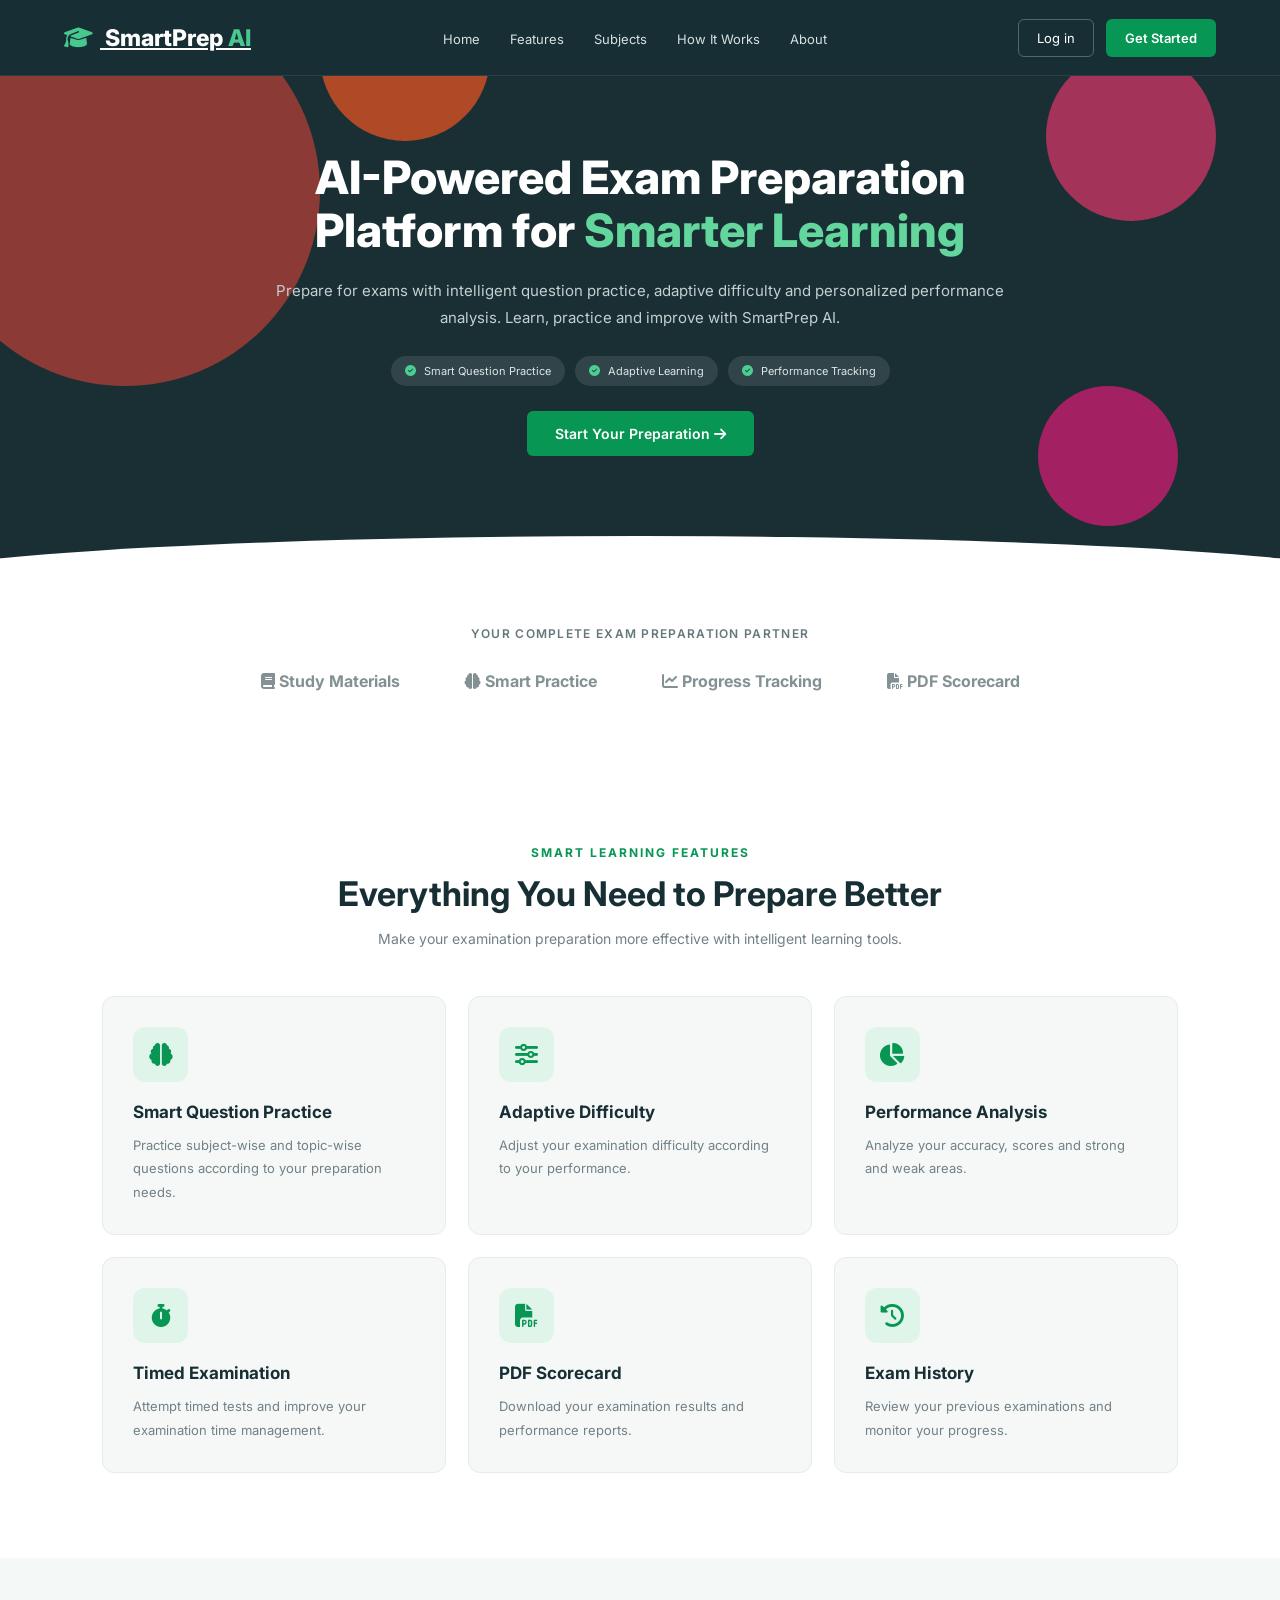
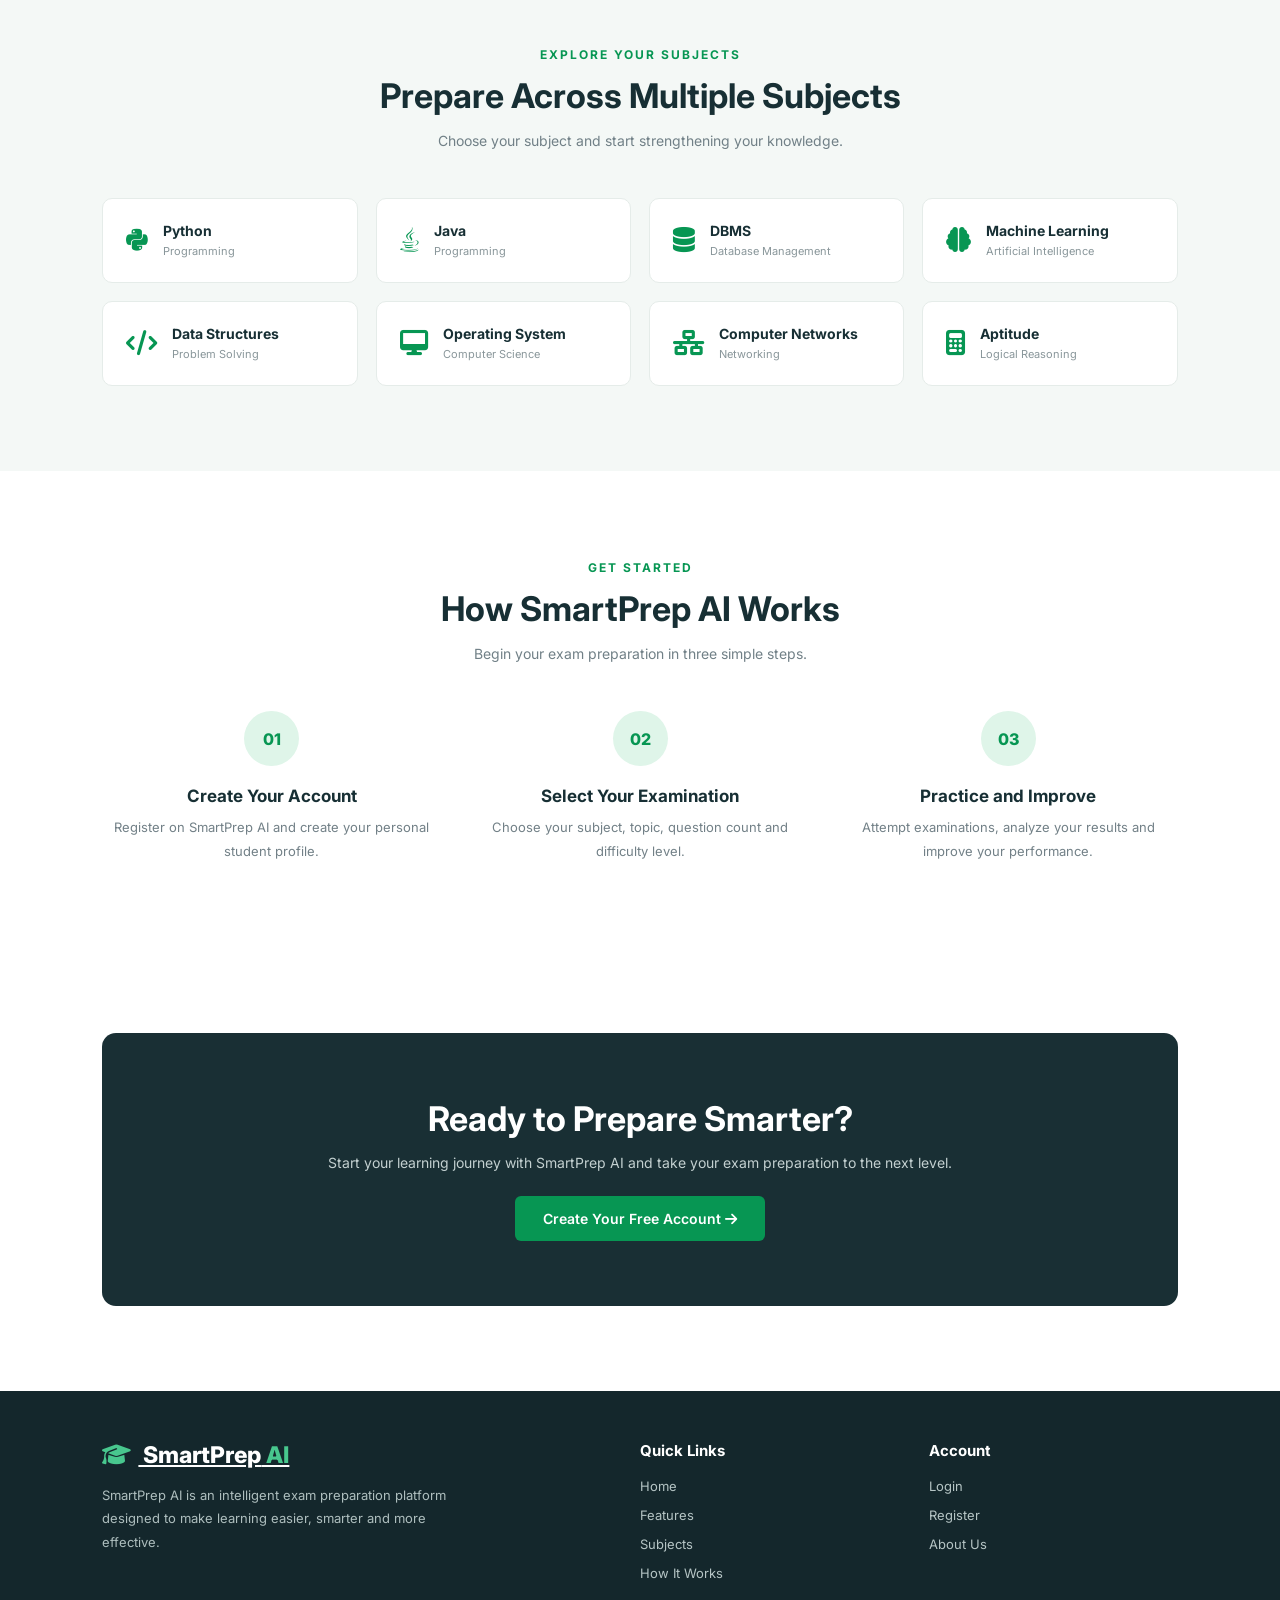
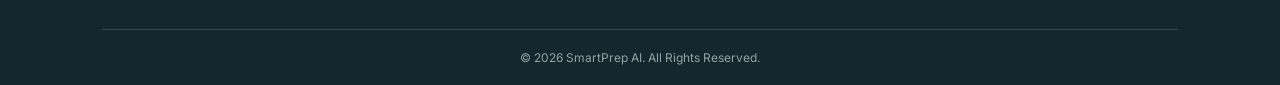
<file: index.html>
<!DOCTYPE html>
<html lang="en">
<head>
<meta charset="UTF-8">
<meta name="viewport" content="width=device-width, initial-scale=1.0">

<title>SmartPrep AI | AI-Based Exam Preparation</title>

<link href="https://fonts.googleapis.com/css2?family=Inter:wght@400;500;600;700;800&display=swap" rel="stylesheet">

<link rel="stylesheet" href="https://cdnjs.cloudflare.com/ajax/libs/font-awesome/6.5.0/css/all.min.css">

<style>

*{
    margin:0;
    padding:0;
    box-sizing:border-box;
    font-family:'Inter',sans-serif;
}

html{
    scroll-behavior:smooth;
}

body{
    background:#ffffff;
    color:#172b35;
}

/* NAVBAR */

header{
    background:#172f34;
    border-bottom:1px solid rgba(255,255,255,.08);
    position:relative;
    z-index:10;
}

.navbar{
    width:90%;
    max-width:1250px;
    height:75px;
    margin:auto;
    display:flex;
    justify-content:space-between;
    align-items:center;
}

.logo{
    font-size:23px;
    font-weight:800;
    color:white;
}

.logo i{
    color:#48c78e;
    margin-right:7px;
}

.logo span{
    color:#48c78e;
}

.nav-links{
    display:flex;
    list-style:none;
    gap:30px;
}

.nav-links a{
    text-decoration:none;
    color:#d6e1e1;
    font-size:13px;
    transition:.3s;
}

.nav-links a:hover{
    color:#48c78e;
}

.nav-buttons{
    display:flex;
    align-items:center;
    gap:12px;
}

.login-btn{
    text-decoration:none;
    color:white;
    border:1px solid #50686b;
    padding:10px 18px;
    border-radius:6px;
    font-size:13px;
}

.start-btn{
    background:#079653;
    color:white;
    text-decoration:none;
    padding:11px 19px;
    border-radius:6px;
    font-size:13px;
    font-weight:600;
    transition:.3s;
}

.start-btn:hover{
    background:#087d48;
}

.menu-btn{
    display:none;
    color:white;
    font-size:23px;
    cursor:pointer;
}

/* HERO */

.hero{
    min-height:490px;
    position:relative;
    background:#192f34;
    overflow:hidden;
    display:flex;
    align-items:center;
    justify-content:center;
    text-align:center;
    padding:75px 20px 115px;
    isolation:isolate;
}

.hero-content{
    max-width:750px;
    position:relative;
    z-index:2;
}

.hero h1{
    font-size:46px;
    line-height:1.15;
    color:white;
    font-weight:800;
    margin-bottom:20px;
}

.hero h1 span{
    color:#62d69d;
}

.hero p{
    color:#c3d0d0;
    font-size:15px;
    line-height:1.8;
    margin-bottom:25px;
}

.badges{
    display:flex;
    justify-content:center;
    flex-wrap:wrap;
    gap:10px;
    margin-bottom:25px;
}

.badge{
    background:rgba(255,255,255,.10);
    color:#dce7e7;
    border-radius:25px;
    padding:8px 14px;
    font-size:11px;
}

.badge i{
    color:#49cf91;
    margin-right:5px;
}

.hero-button{
    display:inline-block;
    background:#079653;
    color:white;
    padding:14px 28px;
    text-decoration:none;
    font-size:14px;
    font-weight:600;
    border-radius:6px;
    transition:.3s;
}

.hero-button:hover{
    background:#087d48;
    transform:translateY(-3px);
}

/* ABSTRACT CIRCLES */

.shape{
    position:absolute;
    z-index:1;
    pointer-events:none;
}

.shape-one{
    width:390px;
    height:390px;
    background:#923c36;
    border-radius:50%;
    left:-70px;
    top:-80px;
    opacity:.95;
}

.shape-two{
    width:170px;
    height:170px;
    background:#a33358;
    border-radius:50%;
    right:5%;
    top:-25px;
}

.shape-three{
    width:140px;
    height:140px;
    background:#a32163;
    border-radius:50%;
    right:8%;
    bottom:45px;
}

.shape-four{
    width:170px;
    height:170px;
    background:#c04c25;
    border-radius:50%;
    left:25%;
    top:-105px;
    opacity:.9;
}

/* CURVED BOTTOM */

.hero::after{
    content:"";
    position:absolute;
    width:120%;
    height:100px;
    bottom:-65px;
    left:-10%;
    background:white;
    border-radius:50% 50% 0 0;
    z-index:3;
}

/* TRUSTED SECTION */

.trusted{
    padding:55px 20px 65px;
    text-align:center;
    background:white;
}

.trusted h4{
    font-size:12px;
    color:#66777b;
    font-weight:600;
    letter-spacing:1.3px;
    margin-bottom:30px;
}

.trust-items{
    display:flex;
    justify-content:center;
    align-items:center;
    gap:65px;
    flex-wrap:wrap;
}

.trust-items div{
    color:#839194;
    font-size:16px;
    font-weight:700;
}

/* FEATURES */

.section{
    padding:85px 8%;
}

.section-heading{
    text-align:center;
    margin-bottom:45px;
}

.section-heading small{
    color:#079653;
    font-size:12px;
    font-weight:700;
    letter-spacing:2px;
}

.section-heading h2{
    font-size:34px;
    color:#172f34;
    margin:12px 0;
}

.section-heading p{
    font-size:14px;
    color:#718087;
    line-height:1.8;
}

.feature-grid{
    display:grid;
    grid-template-columns:repeat(3,1fr);
    gap:22px;
}

.feature-card{
    padding:30px;
    background:#f5f8f7;
    border:1px solid #e5ece9;
    border-radius:12px;
    transition:.3s;
}

.feature-card:hover{
    transform:translateY(-7px);
    box-shadow:0 12px 30px rgba(0,0,0,.07);
}

.feature-icon{
    width:55px;
    height:55px;
    background:#dff5e9;
    color:#079653;
    border-radius:12px;
    display:flex;
    align-items:center;
    justify-content:center;
    font-size:23px;
    margin-bottom:20px;
}

.feature-card h3{
    font-size:17px;
    color:#172f34;
    margin-bottom:12px;
}

.feature-card p{
    color:#728087;
    font-size:13px;
    line-height:1.8;
}

/* SUBJECTS */

.subjects{
    background:#f4f8f6;
}

.subject-grid{
    display:grid;
    grid-template-columns:repeat(4,1fr);
    gap:18px;
}

.subject-card{
    background:white;
    padding:23px;
    border:1px solid #e5ece9;
    border-radius:10px;
    display:flex;
    align-items:center;
    gap:15px;
    transition:.3s;
}

.subject-card:hover{
    border-color:#079653;
    transform:translateY(-4px);
}

.subject-card i{
    color:#079653;
    font-size:25px;
}

.subject-card h3{
    font-size:14px;
    color:#172f34;
}

.subject-card span{
    color:#89969a;
    font-size:11px;
}

/* HOW IT WORKS */

.steps{
    display:grid;
    grid-template-columns:repeat(3,1fr);
    gap:30px;
    text-align:center;
}

.step-number{
    width:55px;
    height:55px;
    background:#dff5e9;
    color:#079653;
    border-radius:50%;
    display:flex;
    align-items:center;
    justify-content:center;
    font-weight:800;
    margin:0 auto 20px;
}

.step h3{
    color:#172f34;
    font-size:17px;
    margin-bottom:10px;
}

.step p{
    color:#728087;
    font-size:13px;
    line-height:1.8;
}

/* CTA */

.cta{
    background:#192f34;
    padding:65px 25px;
    text-align:center;
    border-radius:14px;
}

.cta h2{
    color:white;
    font-size:34px;
    margin-bottom:15px;
}

.cta p{
    color:#c3d0d0;
    font-size:14px;
    margin-bottom:25px;
}

/* FOOTER */

footer{
    background:#14272c;
    padding:50px 8% 20px;
    color:white;
}

.footer-content{
    display:grid;
    grid-template-columns:2fr 1fr 1fr;
    gap:40px;
    padding-bottom:35px;
}

.footer-content p{
    color:#aebebe;
    font-size:13px;
    line-height:1.8;
    margin-top:15px;
    max-width:350px;
}

.footer-links h3{
    font-size:15px;
    margin-bottom:18px;
}

.footer-links a{
    display:block;
    color:#b6c5c5;
    font-size:13px;
    margin-bottom:13px;
    text-decoration:none;
}

.footer-links a:hover{
    color:#48c78e;
}

.footer-bottom{
    border-top:1px solid #34494c;
    padding-top:20px;
    text-align:center;
    color:#91a3a4;
    font-size:12px;
}

/* RESPONSIVE */

@media(max-width:900px){

    .hero h1{
        font-size:38px;
    }

    .subject-grid{
        grid-template-columns:repeat(2,1fr);
    }

    .feature-grid{
        grid-template-columns:repeat(2,1fr);
    }

}

@media(max-width:700px){

    .navbar{
        height:70px;
    }

    .menu-btn{
        display:block;
    }

    .nav-links{
        display:none;
        position:absolute;
        top:70px;
        left:0;
        width:100%;
        padding:25px;
        background:#172f34;
        flex-direction:column;
        gap:22px;
    }

    .nav-links.active{
        display:flex;
    }

    .nav-buttons{
        display:none;
    }

    .hero{
        padding:75px 20px 120px;
    }

    .hero h1{
        font-size:34px;
    }

    .hero p{
        font-size:13px;
    }

    .shape-one{
        width:230px;
        height:230px;
        left:-120px;
    }

    .shape-two{
        width:100px;
        height:100px;
        right:-30px;
    }

    .shape-three{
        width:90px;
        height:90px;
        right:-15px;
    }

    .shape-four{
        display:none;
    }

    .feature-grid,
    .steps,
    .footer-content{
        grid-template-columns:1fr;
    }

    .section{
        padding:65px 6%;
    }

    .section-heading h2{
        font-size:27px;
    }

    .cta h2{
        font-size:27px;
    }

}

@media(max-width:450px){

    .subject-grid{
        grid-template-columns:1fr;
    }

    .trust-items{
        gap:25px;
    }

    .hero h1{
        font-size:29px;
    }

}

</style>
</head>

<body>

<!-- NAVBAR -->

<header>

<div class="navbar">

    <a href="index.html" class="logo">
        <i class="fas fa-graduation-cap"></i>
        SmartPrep<span> AI</span>
    </a>

    <ul class="nav-links" id="navLinks">
        <li><a href="#home">Home</a></li>
        <li><a href="#features">Features</a></li>
        <li><a href="#subjects">Subjects</a></li>
        <li><a href="#how">How It Works</a></li>
        <li><a href="#about">About</a></li>
    </ul>

    <div class="nav-buttons">
        <a href="login.html" class="login-btn">Log in</a>
        <a href="register.html" class="start-btn">Get Started</a>
    </div>

    <i class="fas fa-bars menu-btn" onclick="toggleMenu()"></i>

</div>

</header>


<!-- HERO SECTION -->

<section class="hero" id="home">

    <div class="shape shape-one"></div>
    <div class="shape shape-two"></div>
    <div class="shape shape-three"></div>
    <div class="shape shape-four"></div>

    <div class="hero-content">

        <h1>
            AI-Powered Exam Preparation<br>
            Platform for <span>Smarter Learning</span>
        </h1>

        <p>
            Prepare for exams with intelligent question practice,
            adaptive difficulty and personalized performance analysis.
            Learn, practice and improve with SmartPrep AI.
        </p>

        <div class="badges">

            <div class="badge">
                <i class="fas fa-check-circle"></i>
                Smart Question Practice
            </div>

            <div class="badge">
                <i class="fas fa-check-circle"></i>
                Adaptive Learning
            </div>

            <div class="badge">
                <i class="fas fa-check-circle"></i>
                Performance Tracking
            </div>

        </div>

        <a href="register.html" class="hero-button">
            Start Your Preparation
            <i class="fas fa-arrow-right"></i>
        </a>

    </div>

</section>


<!-- TRUSTED / HIGHLIGHTS -->

<section class="trusted">

    <h4>YOUR COMPLETE EXAM PREPARATION PARTNER</h4>

    <div class="trust-items">

        <div><i class="fas fa-book"></i> Study Materials</div>

        <div><i class="fas fa-brain"></i> Smart Practice</div>

        <div><i class="fas fa-chart-line"></i> Progress Tracking</div>

        <div><i class="fas fa-file-pdf"></i> PDF Scorecard</div>

    </div>

</section>


<!-- FEATURES -->

<section class="section" id="features">

    <div class="section-heading">

        <small>SMART LEARNING FEATURES</small>

        <h2>Everything You Need to Prepare Better</h2>

        <p>
            Make your examination preparation more effective
            with intelligent learning tools.
        </p>

    </div>

    <div class="feature-grid">

        <div class="feature-card">

            <div class="feature-icon">
                <i class="fas fa-brain"></i>
            </div>

            <h3>Smart Question Practice</h3>

            <p>
                Practice subject-wise and topic-wise questions
                according to your preparation needs.
            </p>

        </div>

        <div class="feature-card">

            <div class="feature-icon">
                <i class="fas fa-sliders"></i>
            </div>

            <h3>Adaptive Difficulty</h3>

            <p>
                Adjust your examination difficulty according
                to your performance.
            </p>

        </div>

        <div class="feature-card">

            <div class="feature-icon">
                <i class="fas fa-chart-pie"></i>
            </div>

            <h3>Performance Analysis</h3>

            <p>
                Analyze your accuracy, scores and
                strong and weak areas.
            </p>

        </div>

        <div class="feature-card">

            <div class="feature-icon">
                <i class="fas fa-stopwatch"></i>
            </div>

            <h3>Timed Examination</h3>

            <p>
                Attempt timed tests and improve your
                examination time management.
            </p>

        </div>

        <div class="feature-card">

            <div class="feature-icon">
                <i class="fas fa-file-pdf"></i>
            </div>

            <h3>PDF Scorecard</h3>

            <p>
                Download your examination results
                and performance reports.
            </p>

        </div>

        <div class="feature-card">

            <div class="feature-icon">
                <i class="fas fa-history"></i>
            </div>

            <h3>Exam History</h3>

            <p>
                Review your previous examinations
                and monitor your progress.
            </p>

        </div>

    </div>

</section>


<!-- SUBJECTS -->

<section class="section subjects" id="subjects">

    <div class="section-heading">

        <small>EXPLORE YOUR SUBJECTS</small>

        <h2>Prepare Across Multiple Subjects</h2>

        <p>
            Choose your subject and start strengthening
            your knowledge.
        </p>

    </div>

    <div class="subject-grid">

        <div class="subject-card">
            <i class="fab fa-python"></i>
            <div>
                <h3>Python</h3>
                <span>Programming</span>
            </div>
        </div>

        <div class="subject-card">
            <i class="fab fa-java"></i>
            <div>
                <h3>Java</h3>
                <span>Programming</span>
            </div>
        </div>

        <div class="subject-card">
            <i class="fas fa-database"></i>
            <div>
                <h3>DBMS</h3>
                <span>Database Management</span>
            </div>
        </div>

        <div class="subject-card">
            <i class="fas fa-brain"></i>
            <div>
                <h3>Machine Learning</h3>
                <span>Artificial Intelligence</span>
            </div>
        </div>

        <div class="subject-card">
            <i class="fas fa-code"></i>
            <div>
                <h3>Data Structures</h3>
                <span>Problem Solving</span>
            </div>
        </div>

        <div class="subject-card">
            <i class="fas fa-desktop"></i>
            <div>
                <h3>Operating System</h3>
                <span>Computer Science</span>
            </div>
        </div>

        <div class="subject-card">
            <i class="fas fa-network-wired"></i>
            <div>
                <h3>Computer Networks</h3>
                <span>Networking</span>
            </div>
        </div>

        <div class="subject-card">
            <i class="fas fa-calculator"></i>
            <div>
                <h3>Aptitude</h3>
                <span>Logical Reasoning</span>
            </div>
        </div>

    </div>

</section>


<!-- HOW IT WORKS -->

<section class="section" id="how">

    <div class="section-heading">

        <small>GET STARTED</small>

        <h2>How SmartPrep AI Works</h2>

        <p>
            Begin your exam preparation in three simple steps.
        </p>

    </div>

    <div class="steps">

        <div class="step">

            <div class="step-number">01</div>

            <h3>Create Your Account</h3>

            <p>
                Register on SmartPrep AI and create your
                personal student profile.
            </p>

        </div>

        <div class="step">

            <div class="step-number">02</div>

            <h3>Select Your Examination</h3>

            <p>
                Choose your subject, topic, question count
                and difficulty level.
            </p>

        </div>

        <div class="step">

            <div class="step-number">03</div>

            <h3>Practice and Improve</h3>

            <p>
                Attempt examinations, analyze your results
                and improve your performance.
            </p>

        </div>

    </div>

</section>


<!-- CTA -->

<section class="section" id="about">

    <div class="cta">

        <h2>Ready to Prepare Smarter?</h2>

        <p>
            Start your learning journey with SmartPrep AI
            and take your exam preparation to the next level.
        </p>

        <a href="register.html" class="hero-button">
            Create Your Free Account
            <i class="fas fa-arrow-right"></i>
        </a>

    </div>

</section>


<!-- FOOTER -->

<footer>

    <div class="footer-content">

        <div>

            <a href="index.html" class="logo">
                <i class="fas fa-graduation-cap"></i>
                SmartPrep<span> AI</span>
            </a>

            <p>
                SmartPrep AI is an intelligent exam preparation
                platform designed to make learning easier,
                smarter and more effective.
            </p>

        </div>

        <div class="footer-links">

            <h3>Quick Links</h3>

            <a href="#home">Home</a>
            <a href="#features">Features</a>
            <a href="#subjects">Subjects</a>
            <a href="#how">How It Works</a>

        </div>

        <div class="footer-links">

            <h3>Account</h3>

            <a href="login.html">Login</a>
            <a href="register.html">Register</a>
            <a href="#about">About Us</a>

        </div>

    </div>

    <div class="footer-bottom">

        © 2026 SmartPrep AI. All Rights Reserved.

    </div>

</footer>


<script>

function toggleMenu(){

    document.getElementById("navLinks").classList.toggle("active");

}

document.querySelectorAll(".nav-links a").forEach(link=>{

    link.addEventListener("click",()=>{

        document.getElementById("navLinks").classList.remove("active");

    });

});

</script>

</body>
</html>
</file>
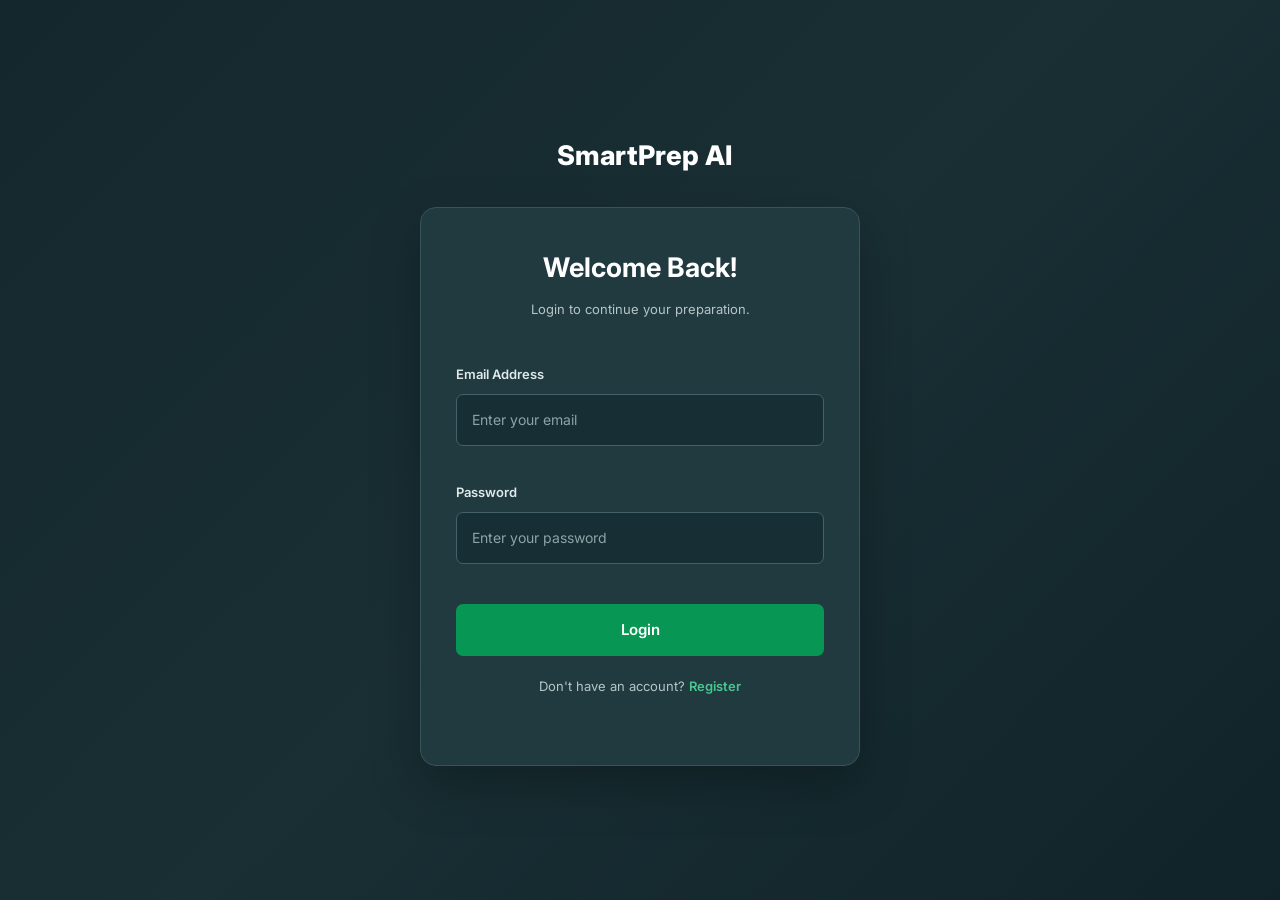
<file: login.html>
<!DOCTYPE html>
<html lang="en">
<head>
    <meta charset="UTF-8">
    <meta name="viewport" content="width=device-width, initial-scale=1.0">
    <title>Login | SmartPrep AI</title>
    <link rel="stylesheet" href="css/style.css">
    <script src="js/auth.js" defer></script>
</head>
<body class="auth-body">

<div class="auth-container">
    <a href="index.html" class="logo"><i class="fas fa-brain"></i> SmartPrep AI</a>

    <div class="auth-card">
        <h2>Welcome Back!</h2>
        <p>Login to continue your preparation.</p>

        <form id="loginForm">
            <label>Email Address</label>
            <input type="email" id="loginEmail" placeholder="Enter your email" required>

            <label>Password</label>
            <input type="password" id="loginPassword" placeholder="Enter your password" required>

            <button type="submit" class="btn btn-primary full-btn">Login</button>

            <p id="authMessage" class="message"></p>
        </form>

        <p class="auth-switch">Don't have an account? <a href="register.html">Register</a></p>
    </div>
</div>

</body>
</html>
</file>
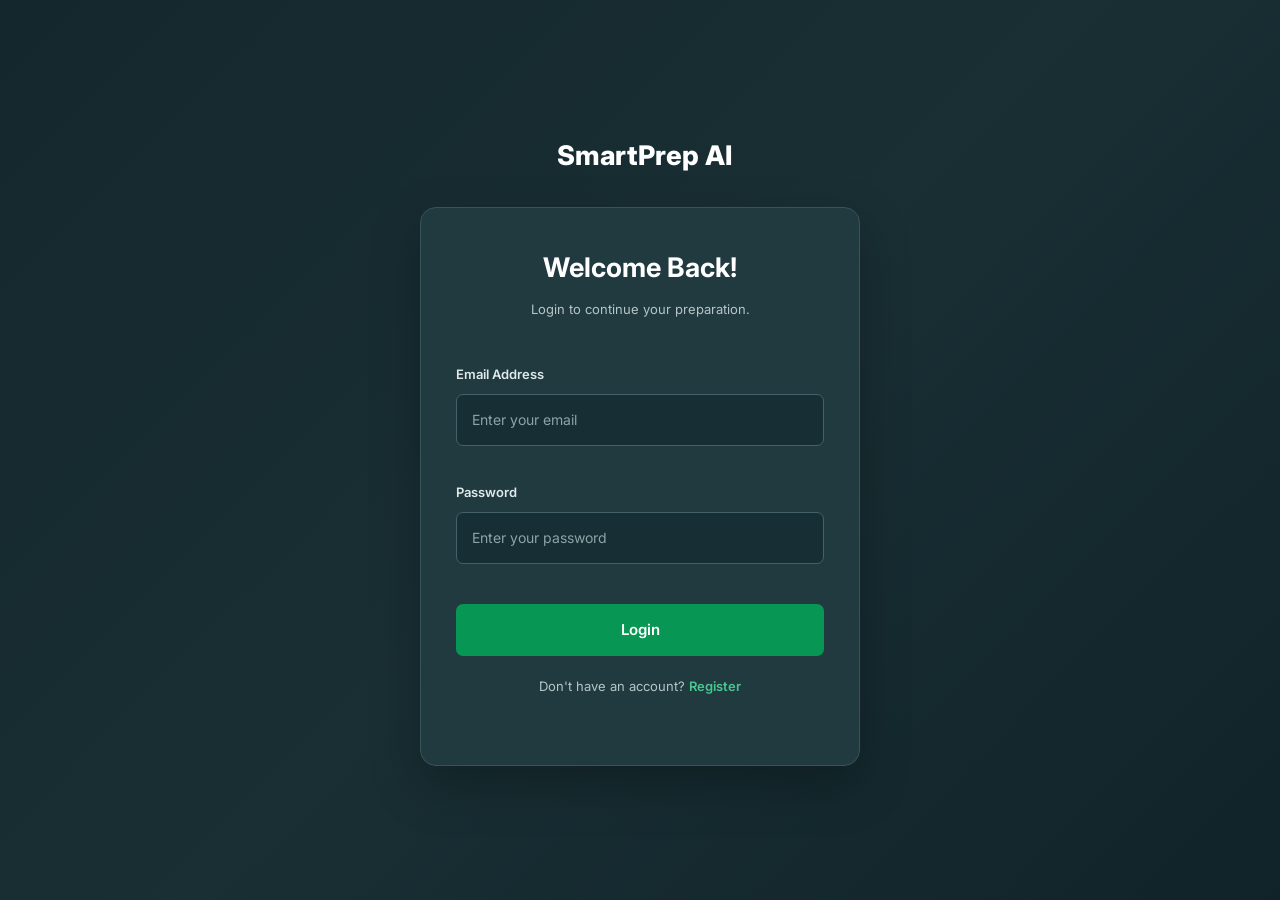
<file: profile.html>
<!DOCTYPE html>
<html lang="en">

<head>
    <meta charset="UTF-8">
    <meta name="viewport" content="width=device-width, initial-scale=1.0">

    <title>My Profile | SmartPrep AI</title>

    <link rel="stylesheet" href="css/style.css">

    <script src="js/app.js" defer></script>

    <link rel="stylesheet"
    href="https://cdnjs.cloudflare.com/ajax/libs/font-awesome/6.5.0/css/all.min.css">

    <link href="https://fonts.googleapis.com/css2?family=Inter:wght@400;500;600;700;800&display=swap"
    rel="stylesheet">

    <style>

/* GENERAL */

* {
    margin: 0;
    padding: 0;
    box-sizing: border-box;
}

body.dashboard-body {
    min-height: 100vh;
    font-family: 'Inter', sans-serif;
    background: #192f34;
    color: #ffffff;
}

/* HEADER */

.dashboard-header {
    height: 75px;
    background: #14272c;
    border-bottom: 1px solid #36545a;
    display: flex;
    align-items: center;
    justify-content: space-between;
    padding: 0 8%;
}

/* LOGO */

.logo {
    color: #ffffff;
    font-size: 24px;
    font-weight: 800;
    text-decoration: none;
}

.logo i {
    color: #48c78e;
    margin-right: 7px;
}

.logo span {
    color: #48c78e;
}

/* NAVIGATION */

.dashboard-header nav {
    display: flex;
    align-items: center;
    gap: 25px;
}

.dashboard-header nav a {
    color: #c3d0d0;
    text-decoration: none;
    font-size: 14px;
    transition: 0.3s;
}

.dashboard-header nav a:hover {
    color: #48c78e;
}

/* LOGOUT BUTTON */

.logout-btn {
    background: transparent;
    border: 1px solid #754343;
    color: #ff8585;
    padding: 10px 19px;
    border-radius: 7px;
    font-size: 13px;
    font-weight: 600;
    cursor: pointer;
    transition: 0.3s;
}

.logout-btn:hover {
    background: #a83232;
    color: #ffffff;
}

/* PROFILE CONTAINER */

.profile-container {
    min-height: calc(100vh - 75px);
    display: flex;
    justify-content: center;
    align-items: center;
    padding: 45px 20px;
}

/* PROFILE CARD */

.profile-card {
    width: 100%;
    max-width: 470px;
    background: #203a40;
    border: 1px solid #36545a;
    border-radius: 16px;
    padding: 38px;
    text-align: center;
    box-shadow: 0 15px 45px rgba(0, 0, 0, 0.2);
    transition: 0.3s;
}

.profile-card:hover {
    border-color: #48c78e;
}

/* BADGE */

.badge {
    display: inline-block;
    background: rgba(72, 199, 142, 0.13);
    color: #48c78e;
    border: 1px solid rgba(72, 199, 142, 0.3);
    padding: 8px 16px;
    border-radius: 25px;
    font-size: 11px;
    font-weight: 700;
    letter-spacing: 1px;
    margin-bottom: 25px;
}

/* PROFILE IMAGE */

.profile-large {
    display: block;
    width: 125px;
    height: 125px;
    border-radius: 50%;
    object-fit: cover;
    border: 4px solid #48c78e;
    margin: 0 auto 20px;
    background: #172f34;
    box-shadow: 0 0 20px rgba(72, 199, 142, 0.15);
}

/* PROFILE DETAILS */

.profile-card h2 {
    color: #ffffff;
    font-size: 24px;
    font-weight: 700;
    margin-bottom: 9px;
}

.profile-card > p {
    color: #b6c5c5;
    font-size: 13px;
    margin-bottom: 30px;
    word-break: break-word;
}

/* PROFILE FORM */

.profile-form {
    text-align: left;
    margin-top: 25px;
}

.profile-form label {
    display: block;
    color: #dce7e7;
    font-size: 13px;
    font-weight: 600;
    margin-bottom: 10px;
}

.profile-form input {
    width: 100%;
    padding: 14px;
    background: #172f34;
    border: 1px solid #456168;
    border-radius: 7px;
    color: #ffffff;
    font-size: 13px;
    margin-bottom: 23px;
    outline: none;
    transition: 0.3s;
}

.profile-form input:focus {
    border-color: #48c78e;
    box-shadow: 0 0 0 3px rgba(72, 199, 142, 0.12);
}

/* FILE INPUT */

.profile-form input[type="file"] {
    padding: 11px;
    cursor: pointer;
}

.profile-form input[type="file"]::file-selector-button {
    background: #079653;
    color: white;
    border: none;
    padding: 9px 13px;
    border-radius: 5px;
    margin-right: 12px;
    cursor: pointer;
}

/* SAVE BUTTON */

.btn-primary {
    width: 100%;
    background: #079653;
    color: #ffffff;
    border: none;
    padding: 14px;
    border-radius: 7px;
    font-size: 14px;
    font-weight: 600;
    cursor: pointer;
    transition: 0.3s;
}

.btn-primary:hover {
    background: #087d48;
    transform: translateY(-2px);
    box-shadow: 0 7px 18px rgba(7, 150, 83, 0.2);
}

.full-btn {
    width: 100%;
}

/* MESSAGE */

.message {
    color: #48c78e;
    font-size: 13px;
    margin-top: 15px;
    text-align: center;
}

/* RESPONSIVE */

@media(max-width: 600px) {

    .dashboard-header {
        padding: 0 5%;
        height: 70px;
    }

    .logo {
        font-size: 19px;
    }

    .dashboard-header nav {
        gap: 13px;
    }

    .dashboard-header nav a {
        font-size: 12px;
    }

    .logout-btn {
        padding: 9px 12px;
        font-size: 12px;
    }

    .profile-container {
        padding: 30px 15px;
    }

    .profile-card {
        padding: 30px 22px;
    }

    .profile-card h2 {
        font-size: 21px;
    }

}

    </style>

</head>

<body class="dashboard-body">

<!-- HEADER -->

<header class="dashboard-header">

    <a href="dashboard.html" class="logo">
        <i class="fas fa-graduation-cap"></i>
        SmartPrep<span> AI</span>
    </a>

    <nav>

        <a href="dashboard.html">
            <i class="fas fa-chart-pie"></i>
            Dashboard
        </a>

        <button onclick="logout()" class="logout-btn">
            <i class="fas fa-sign-out-alt"></i>
            Logout
        </button>

    </nav>

</header>


<!-- PROFILE SECTION -->

<main class="profile-container">

    <div class="profile-card">

        <span class="badge">
            <i class="fas fa-user-graduate"></i>
            STUDENT PROFILE
        </span>

        <img
            id="profileImage"
            class="profile-large"
            src=""
            alt="Profile Photo"
        >

        <h2 id="profileName">Student Name</h2>

        <p id="profileEmail">student@email.com</p>


        <!-- PROFILE FORM -->

        <div class="profile-form">

            <label for="updateName">
                <i class="fas fa-user"></i>
                Update Name
            </label>

            <input
                type="text"
                id="updateName"
                placeholder="Enter your new name"
            >


            <label for="updatePhoto">
                <i class="fas fa-camera"></i>
                Update Profile Photo
            </label>

            <input
                type="file"
                id="updatePhoto"
                accept="image/*"
            >


            <button
                class="btn btn-primary full-btn"
                onclick="updateProfile()"
            >
                <i class="fas fa-save"></i>
                Save Changes
            </button>

            <p id="profileMessage" class="message"></p>

        </div>

    </div>

</main>

</body>
</html>
</file>
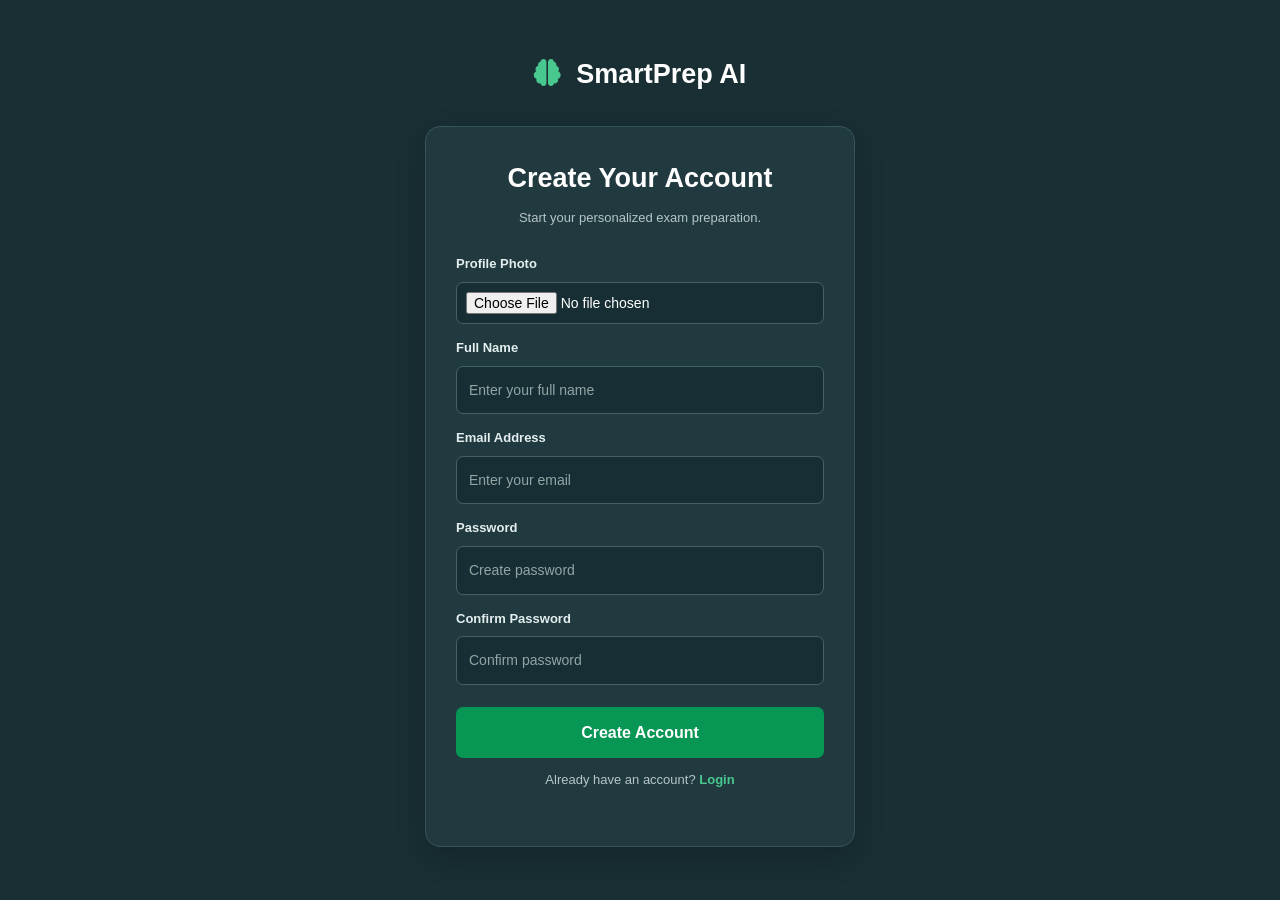
<file: register.html>
<!DOCTYPE html>
<html lang="en">
<head>
    <meta charset="UTF-8">
    <meta name="viewport" content="width=device-width, initial-scale=1.0">
    <title>Create Account | SmartPrep AI</title>

    <link rel="stylesheet" href="css/style.css">
    <script src="js/auth.js" defer></script>

    <link rel="stylesheet"
          href="https://cdnjs.cloudflare.com/ajax/libs/font-awesome/6.5.0/css/all.min.css">

    <style>
        * {
            box-sizing: border-box;
        }

        body.auth-body {
            margin: 0;
            min-height: 100vh;
            display: flex;
            align-items: center;
            justify-content: center;
            background: #192f34;
            font-family: Arial, sans-serif;
            color: white;
            padding: 25px 15px;
        }

        .auth-container {
            width: 100%;
            max-width: 430px;
        }

        .logo {
            display: block;
            text-align: center;
            font-size: 27px;
            font-weight: bold;
            color: #48c78e;
            text-decoration: none;
            margin-bottom: 22px;
        }

        .auth-card {
            background: #203a40;
            padding: 30px;
            border-radius: 15px;
            border: 1px solid #36545a;
            box-shadow: 0 10px 30px rgba(0, 0, 0, 0.2);
        }

        .auth-card h2 {
            text-align: center;
            margin-bottom: 8px;
            color: #ffffff;
        }

        .auth-card > p {
            text-align: center;
            color: #b6c5c5;
            margin-bottom: 25px;
        }

        form label {
            display: block;
            margin: 14px 0 7px;
            color: #e5eeee;
            font-size: 14px;
        }

        form input {
            width: 100%;
            padding: 12px;
            border-radius: 7px;
            border: 1px solid #456168;
            background: #172f34;
            color: white;
            outline: none;
            font-size: 14px;
        }

        form input:focus {
            border-color: #48c78e;
        }

        form input::placeholder {
            color: #91a5a5;
        }

        input[type="file"] {
            padding: 9px;
        }

        .photo-preview {
            width: 85px;
            height: 85px;
            object-fit: cover;
            border-radius: 50%;
            margin: 12px auto;
            border: 3px solid #48c78e;
        }

        .btn-primary {
            width: 100%;
            padding: 13px;
            margin-top: 22px;
            border: none;
            border-radius: 7px;
            background: #079653;
            color: white;
            font-size: 16px;
            font-weight: bold;
            cursor: pointer;
            transition: 0.3s;
        }

        .btn-primary:hover {
            background: #48c78e;
            color: #14272c;
        }

        .message {
            text-align: center;
            margin-top: 12px;
            font-size: 14px;
        }

        .auth-switch {
            text-align: center;
            margin-top: 22px;
            color: #b6c5c5;
            font-size: 14px;
        }

        .auth-switch a {
            color: #48c78e;
            text-decoration: none;
            font-weight: bold;
        }

        .auth-switch a:hover {
            text-decoration: underline;
        }

        @media (max-width: 480px) {
            .auth-card {
                padding: 22px;
            }
        }
    </style>
</head>

<body class="auth-body">

    <div class="auth-container">

        <a href="index.html" class="logo">
            <i class="fas fa-brain"></i> SmartPrep AI
        </a>

        <div class="auth-card">

            <h2>Create Your Account</h2>
            <p>Start your personalized exam preparation.</p>

            <form id="registerForm">

                <label for="profilePhoto">Profile Photo</label>
                <input type="file" id="profilePhoto" accept="image/*">

               

                <label for="name">Full Name</label>
                <input type="text"
                       id="name"
                       placeholder="Enter your full name"
                       required>

                <label for="email">Email Address</label>
                <input type="email"
                       id="email"
                       placeholder="Enter your email"
                       required>

                <label for="password">Password</label>
                <input type="password"
                       id="password"
                       placeholder="Create password"
                       required
                       minlength="6">

                <label for="confirmPassword">Confirm Password</label>
                <input type="password"
                       id="confirmPassword"
                       placeholder="Confirm password"
                       required>

                <button type="submit" class="btn-primary">
                    Create Account
                </button>

                <p id="authMessage" class="message"></p>

            </form>

            <p class="auth-switch">
                Already have an account?
                <a href="login.html">Login</a>
            </p>

        </div>
    </div>

    <script>
        const profilePhoto = document.getElementById("profilePhoto");
        const photoPreview = document.getElementById("photoPreview");

        profilePhoto.addEventListener("change", function () {
            const file = this.files[0];

            if (file) {
                photoPreview.src = URL.createObjectURL(file);
                photoPreview.hidden = false;
            } else {
                photoPreview.hidden = true;
            }
        });
    </script>

</body>
</html>
</file>
<file: css/style.css>
@import url('https://fonts.googleapis.com/css2?family=Inter:wght@400;500;600;700;800&display=swap');

:root {
    --bg: #0b1020;
    --card: #151d32;
    --card-light: #1d2942;
    --primary: #7c3aed;
    --secondary: #a78bfa;
    --text: #f8fafc;
    --muted: #a6b0c3;
    --border: #293550;
    --danger: #ef4444;
}

* {
    margin: 0;
    padding: 0;
    box-sizing: border-box;
}

html {
    scroll-behavior: smooth;
}

body {
    font-family: 'Inter', sans-serif;
    background: var(--bg);
    color: var(--text);
    line-height: 1.6;
}

a {
    text-decoration: none;
    color: inherit;
}

button, input, select {
    font: inherit;
}

.navbar {
    height: 80px;
    padding: 0 8%;
    display: flex;
    justify-content: space-between;
    align-items: center;
    background: #0b1020;
    position: sticky;
    top: 0;
    z-index: 100;
    border-bottom: 1px solid var(--border);
}

.logo {
    font-size: 23px;
    font-weight: 800;
    color: white;
}

.logo i {
    color: var(--secondary);
    margin-right: 7px;
}

.nav-links, .nav-buttons {
    display: flex;
    align-items: center;
    gap: 28px;
}

.nav-links a {
    color: var(--muted);
    font-size: 14px;
}

.nav-links a:hover {
    color: white;
}

.btn {
    display: inline-flex;
    align-items: center;
    justify-content: center;
    gap: 8px;
    padding: 12px 23px;
    border: none;
    border-radius: 8px;
    cursor: pointer;
    font-weight: 600;
    transition: 0.3s;
}

.btn-primary {
    background: var(--primary);
    color: white;
}

.btn-primary:hover {
    background: #6d28d9;
    transform: translateY(-2px);
}

.btn-outline {
    border: 1px solid var(--border);
    color: white;
    background: transparent;
}

.btn-outline:hover {
    border-color: var(--secondary);
    color: var(--secondary);
}

.btn-danger {
    background: var(--danger);
    color: white;
}

.full-btn {
    width: 100%;
    margin-top: 18px;
}

.badge {
    display: inline-block;
    padding: 7px 13px;
    border-radius: 30px;
    background: #31205a;
    color: #c4b5fd;
    font-size: 11px;
    font-weight: 700;
    letter-spacing: 1px;
}

.hero {
    padding: 90px 9%;
    min-height: 590px;
    display: grid;
    grid-template-columns: 1.2fr 1fr;
    align-items: center;
    gap: 50px;
}

.hero h1 {
    font-size: 55px;
    line-height: 1.15;
    margin: 22px 0;
}

.hero h1 span, .section-heading h2 span, .about-section h2 span {
    color: var(--secondary);
}

.hero-content > p {
    max-width: 550px;
    color: var(--muted);
    margin-bottom: 28px;
}

.hero-buttons {
    display: flex;
    gap: 15px;
    flex-wrap: wrap;
}

.hero-stats {
    display: flex;
    gap: 45px;
    margin-top: 45px;
}

.hero-stats h3 {
    color: var(--secondary);
    font-size: 25px;
}

.hero-stats p {
    font-size: 12px;
    color: var(--muted);
}

.hero-visual {
    min-height: 380px;
    display: flex;
    justify-content: center;
    align-items: center;
    position: relative;
}

.brain-circle {
    width: 260px;
    height: 260px;
    display: flex;
    justify-content: center;
    align-items: center;
    border-radius: 50%;
    background: linear-gradient(135deg, #31205a, #151d32);
    border: 2px solid #7652b7;
    box-shadow: 0 0 80px #7c3aed35;
}

.brain-circle i {
    font-size: 110px;
    color: var(--secondary);
}

.floating-card {
    position: absolute;
    display: flex;
    gap: 12px;
    align-items: center;
    padding: 17px;
    background: var(--card-light);
    border: 1px solid var(--border);
    border-radius: 12px;
    box-shadow: 0 10px 35px #0005;
}

.floating-card i {
    font-size: 25px;
    color: var(--secondary);
}

.floating-card strong, .floating-card small {
    display: block;
    font-size: 12px;
}

.floating-card small {
    color: var(--muted);
}

.card-one {
    top: 40px;
    left: 0;
}

.card-two {
    bottom: 45px;
    right: 0;
}

.section {
    padding: 80px 9%;
}

.section-heading {
    text-align: center;
    margin-bottom: 45px;
}

.section-heading h2 {
    font-size: 34px;
    margin: 15px 0;
}

.section-heading p {
    color: var(--muted);
}

.feature-grid, .subject-grid {
    display: grid;
    grid-template-columns: repeat(4, 1fr);
    gap: 20px;
}

.feature-card, .subject-card {
    background: var(--card);
    border: 1px solid var(--border);
    border-radius: 14px;
    padding: 28px 20px;
    transition: 0.3s;
}

.feature-card:hover, .subject-card:hover {
    transform: translateY(-6px);
    border-color: var(--secondary);
}

.feature-card i, .subject-card i {
    font-size: 30px;
    color: var(--secondary);
    margin-bottom: 18px;
}

.feature-card h3, .subject-card h3 {
    margin-bottom: 10px;
}

.feature-card p, .subject-card p {
    font-size: 13px;
    color: var(--muted);
}

.subjects-section {
    background: #0e1528;
}

.subject-grid {
    grid-template-columns: repeat(4, 1fr);
}

.about-section {
    padding: 90px 10%;
    display: grid;
    grid-template-columns: 1.3fr 1fr;
    align-items: center;
    gap: 50px;
}

.about-section h2 {
    font-size: 35px;
    margin: 20px 0;
}

.about-section p {
    color: var(--muted);
    margin-bottom: 25px;
}

.about-icon {
    text-align: center;
    font-size: 150px;
    color: var(--secondary);
}

.cta-section {
    background: linear-gradient(120deg, #30205a, #151d32);
    padding: 65px 20px;
    text-align: center;
}

.cta-section h2 {
    font-size: 32px;
}

.cta-section p {
    color: var(--muted);
    margin: 12px 0 25px;
}

footer {
    padding: 30px 9%;
    display: flex;
    justify-content: space-between;
    border-top: 1px solid var(--border);
}

footer p {
    color: var(--muted);
    font-size: 13px;
}

/* Authentication pages */

.auth-body {
    min-height: 100vh;
    display: flex;
    justify-content: center;
    align-items: center;
    padding: 30px 15px;
}

.auth-container {
    width: 100%;
    max-width: 440px;
}

.auth-container > .logo {
    display: block;
    text-align: center;
    margin-bottom: 25px;
}

.auth-card, .profile-card {
    background: var(--card);
    border: 1px solid var(--border);
    padding: 35px;
    border-radius: 16px;
}

.auth-card h2 {
    font-size: 27px;
    text-align: center;
}

.auth-card > p {
    color: var(--muted);
    text-align: center;
    font-size: 13px;
    margin: 8px 0 25px;
}

.auth-card label, .profile-form label, .exam-setup label {
    display: block;
    margin: 14px 0 7px;
    font-size: 13px;
    font-weight: 600;
}

input, select {
    width: 100%;
    padding: 13px;
    border-radius: 8px;
    background: #0e172b;
    border: 1px solid var(--border);
    color: white;
    outline: none;
}

input:focus, select:focus {
    border-color: var(--secondary);
}

.auth-switch {
    margin-top: 22px;
    font-size: 13px;
}

.auth-switch a {
    color: var(--secondary);
}

.message {
    color: var(--secondary);
    text-align: center;
    font-size: 13px;
    margin-top: 12px;
}

.photo-preview {
    width: 85px;
    height: 85px;
    object-fit: cover;
    border-radius: 50%;
    margin: 10px auto;
    display: block;
}

/* Dashboard */

.dashboard-body {
    min-height: 100vh;
    background: #0e1528;
}

.dashboard-header {
    min-height: 75px;
    padding: 15px 7%;
    background: var(--bg);
    display: flex;
    align-items: center;
    justify-content: space-between;
    border-bottom: 1px solid var(--border);
}

.dashboard-header nav {
    display: flex;
    align-items: center;
    gap: 25px;
}

.dashboard-header nav a {
    color: var(--muted);
    font-size: 14px;
}

.logout-btn {
    background: transparent;
    border: 1px solid var(--border);
    padding: 9px 17px;
    border-radius: 7px;
    color: white;
    cursor: pointer;
}

.dashboard-container {
    max-width: 1200px;
    margin: auto;
    padding: 40px 25px;
}

.welcome-box {
    display: flex;
    justify-content: space-between;
    align-items: center;
    margin-bottom: 35px;
}

.welcome-box h1 {
    font-size: 32px;
    margin: 12px 0;
}

.welcome-box h1 span {
    color: var(--secondary);
}

.welcome-box p {
    color: var(--muted);
}

.welcome-box img {
    width: 75px;
    height: 75px;
    border-radius: 50%;
    object-fit: cover;
    border: 2px solid var(--secondary);
}

.stats-grid {
    display: grid;
    grid-template-columns: repeat(4, 1fr);
    gap: 18px;
    margin-bottom: 35px;
}

.stat-card, .dashboard-section {
    background: var(--card);
    padding: 23px;
    border-radius: 12px;
    border: 1px solid var(--border);
}

.stat-card i {
    color: var(--secondary);
    font-size: 24px;
}

.stat-card p {
    color: var(--muted);
    font-size: 13px;
    margin: 10px 0;
}

.stat-card h2 {
    font-size: 27px;
}

.dashboard-section {
    margin-bottom: 30px;
}

.dashboard-section h2 {
    margin-bottom: 7px;
}

.dashboard-section > p, .section-title p {
    color: var(--muted);
    font-size: 13px;
}

.exam-setup {
    display: grid;
    grid-template-columns: repeat(2, 1fr);
    gap: 15px 25px;
    margin-top: 25px;
}

.exam-setup button {
    grid-column: span 2;
}

.table-wrapper {
    overflow-x: auto;
}

table {
    width: 100%;
    border-collapse: collapse;
    margin-top: 20px;
    min-width: 550px;
}

th, td {
    text-align: left;
    padding: 14px;
    border-bottom: 1px solid var(--border);
    font-size: 13px;
}

th {
    color: var(--secondary);
}

td {
    color: var(--muted);
}

/* Exam page */

.exam-timer {
    color: var(--secondary);
    font-size: 20px;
    font-weight: 700;
}

.exam-container {
    max-width: 900px;
    margin: 45px auto;
    padding: 20px;
}

.exam-heading {
    display: flex;
    justify-content: space-between;
    align-items: center;
    gap: 20px;
    margin-bottom: 30px;
}

.exam-heading h1 {
    margin: 12px 0;
}

.exam-heading p {
    color: var(--muted);
    font-size: 13px;
}

.exam-progress {
    min-width: 170px;
    color: var(--muted);
    font-size: 13px;
}

.progress-bar {
    height: 7px;
    background: var(--border);
    margin-top: 10px;
    border-radius: 10px;
    overflow: hidden;
}

#progressFill {
    height: 100%;
    width: 0;
    background: var(--primary);
}

.question-card {
    padding: 35px;
    background: var(--card);
    border: 1px solid var(--border);
    border-radius: 14px;
}

.question-card h2 {
    font-size: 21px;
    margin-bottom: 25px;
}

.options-container {
    display: grid;
    gap: 13px;
}

.option {
    padding: 15px;
    border: 1px solid var(--border);
    background: #0e172b;
    border-radius: 9px;
    cursor: pointer;
    transition: 0.2s;
}

.option:hover, .option.selected {
    border-color: var(--secondary);
    background: #31205a;
}

.exam-controls {
    display: flex;
    gap: 10px;
    flex-wrap: wrap;
    justify-content: space-between;
    margin-top: 30px;
}

/* Results */

.result-container {
    max-width: 750px;
    margin: 40px auto;
    padding: 20px;
}

.result-card {
    background: var(--card);
    border: 1px solid var(--border);
    padding: 35px;
    border-radius: 15px;
    text-align: center;
}

.result-card > p {
    color: var(--muted);
}

.score-circle {
    width: 170px;
    height: 170px;
    margin: 30px auto;
    border-radius: 50%;
    border: 9px solid var(--primary);
    display: flex;
    flex-direction: column;
    justify-content: center;
}

.score-circle h2 {
    font-size: 35px;
    color: var(--secondary);
}

.score-circle p {
    font-size: 12px;
    color: var(--muted);
}

.result-stats {
    display: grid;
    grid-template-columns: repeat(3, 1fr);
    gap: 15px;
    margin: 25px 0;
}

.result-stats div, .analysis-box {
    background: #0e172b;
    padding: 20px;
    border-radius: 10px;
}

.result-stats h3 {
    color: var(--secondary);
}

.result-stats p, .analysis-box p {
    color: var(--muted);
    font-size: 13px;
}

.analysis-box {
    text-align: left;
    margin-top: 15px;
}

.analysis-box h3 {
    margin-bottom: 10px;
}

.analysis-box h2 {
    color: var(--secondary);
}

.result-buttons {
    display: flex;
    justify-content: center;
    gap: 12px;
    margin-top: 25px;
    flex-wrap: wrap;
}

/* Profile */

.profile-container {
    max-width: 550px;
    margin: 45px auto;
    padding: 20px;
}

.profile-card {
    text-align: center;
}

.profile-large {
    width: 115px;
    height: 115px;
    border-radius: 50%;
    object-fit: cover;
    display: block;
    margin: 20px auto;
    border: 3px solid var(--secondary);
}

.profile-card > p {
    color: var(--muted);
}

.profile-form {
    margin-top: 30px;
    text-align: left;
}

/* Responsive */

@media (max-width: 900px) {
    .feature-grid, .subject-grid {
        grid-template-columns: repeat(2, 1fr);
    }

    .hero {
        grid-template-columns: 1fr;
        text-align: center;
    }

    .hero-content > p {
        margin-left: auto;
        margin-right: auto;
    }

    .hero-buttons, .hero-stats {
        justify-content: center;
    }

    .about-section {
        grid-template-columns: 1fr;
        text-align: center;
    }

    .stats-grid {
        grid-template-columns: repeat(2, 1fr);
    }
}

/* ================= LOGIN PAGE ================= */

.auth-body {
    min-height: 100vh;
    background: linear-gradient(135deg, #14272c, #192f34, #102329);
    display: flex;
    align-items: center;
    justify-content: center;
    padding: 25px;
    color: #ffffff;
}

/* Main Container */

.auth-container {
    width: 100%;
    max-width: 440px;
    text-align: center;
}

/* Logo */

.auth-container .logo {
    display: inline-block;
    color: #ffffff;
    font-size: 27px;
    font-weight: 800;
    text-decoration: none;
    margin-bottom: 30px;
}

.auth-container .logo i {
    color: #48c78e;
    margin-right: 8px;
}

/* Login Card */

.auth-card {
    background: #203a40;
    border: 1px solid #36545a;
    border-radius: 16px;
    padding: 38px 35px;
    text-align: left;
    box-shadow: 0 20px 50px rgba(0, 0, 0, 0.25);
}

.auth-card h2 {
    color: #ffffff;
    font-size: 27px;
    font-weight: 700;
    margin-bottom: 10px;
    text-align: center;
}

.auth-card > p {
    color: #b6c5c5;
    font-size: 13px;
    margin-bottom: 30px;
    text-align: center;
}

/* Login Form */

#loginForm {
    display: flex;
    flex-direction: column;
}

#loginForm label {
    color: #e0e9e9;
    font-size: 13px;
    font-weight: 600;
    margin-bottom: 9px;
}

#loginForm input {
    width: 100%;
    padding: 14px 15px;
    margin-bottom: 22px;
    background: #172f34;
    border: 1px solid #456168;
    border-radius: 7px;
    color: #ffffff;
    font-size: 14px;
    outline: none;
    transition: 0.3s;
}

#loginForm input::placeholder {
    color: #8da3a6;
}

#loginForm input:focus {
    border-color: #48c78e;
    box-shadow: 0 0 0 3px rgba(72, 199, 142, 0.12);
}

/* Login Button */

.btn-primary {
    background: #079653;
    color: #ffffff;
    border: none;
    padding: 14px;
    border-radius: 7px;
    font-size: 15px;
    font-weight: 600;
    cursor: pointer;
    transition: 0.3s;
}

.btn-primary:hover {
    background: #087d48;
    transform: translateY(-2px);
    box-shadow: 0 8px 20px rgba(7, 150, 83, 0.2);
}

.full-btn {
    width: 100%;
}

/* Authentication Message */

.message {
    font-size: 13px;
    margin-top: 12px;
    text-align: center;
    color: #48c78e;
}

/* Register Link */

.auth-switch {
    color: #b6c5c5;
    font-size: 13px;
    margin-top: 25px;
    text-align: center;
}

.auth-switch a {
    color: #48c78e;
    font-weight: 600;
    text-decoration: none;
}

.auth-switch a:hover {
    color: #75e4ad;
    text-decoration: underline;
}

/* Responsive Design */

@media (max-width: 480px) {
    .auth-card {
        padding: 30px 22px;
    }

    .auth-card h2 {
        font-size: 24px;
    }

    .auth-container .logo {
        font-size: 24px;
    }
}

@media (max-width: 600px) {
    .navbar {
        height: auto;
        padding: 18px;
        flex-wrap: wrap;
        gap: 15px;
    }

    .nav-links {
        display: none;
    }

    .nav-buttons {
        gap: 8px;
    }

    .nav-buttons .btn {
        padding: 9px 12px;
        font-size: 12px;
    }

    .hero {
        padding: 65px 20px;
    }

    .hero h1 {
        font-size: 38px;
    }

    .hero-stats {
        gap: 20px;
    }

    .floating-card {
        padding: 10px;
    }

    .feature-grid, .subject-grid, .stats-grid {
        grid-template-columns: 1fr;
    }

    .section {
        padding: 60px 20px;
    }

    .about-section {
        padding: 60px 20px;
    }

    .about-icon {
        font-size: 90px;
    }

    footer {
        flex-direction: column;
        gap: 15px;
        text-align: center;
    }

    .exam-setup {
        grid-template-columns: 1fr;
    }

    .exam-setup button {
        grid-column: span 1;
    }

    .exam-heading {
        flex-direction: column;
        align-items: flex-start;
    }

    .question-card {
        padding: 20px;
    }

    .dashboard-header {
        flex-wrap: wrap;
        gap: 15px;
    }

    .dashboard-header nav {
        gap: 12px;
    }

    .result-stats {
        gap: 7px;
    }

    .result-stats div {
        padding: 12px 5px;
    }

    .auth-card {
        padding: 25px 18px;
    }
}
</file>
